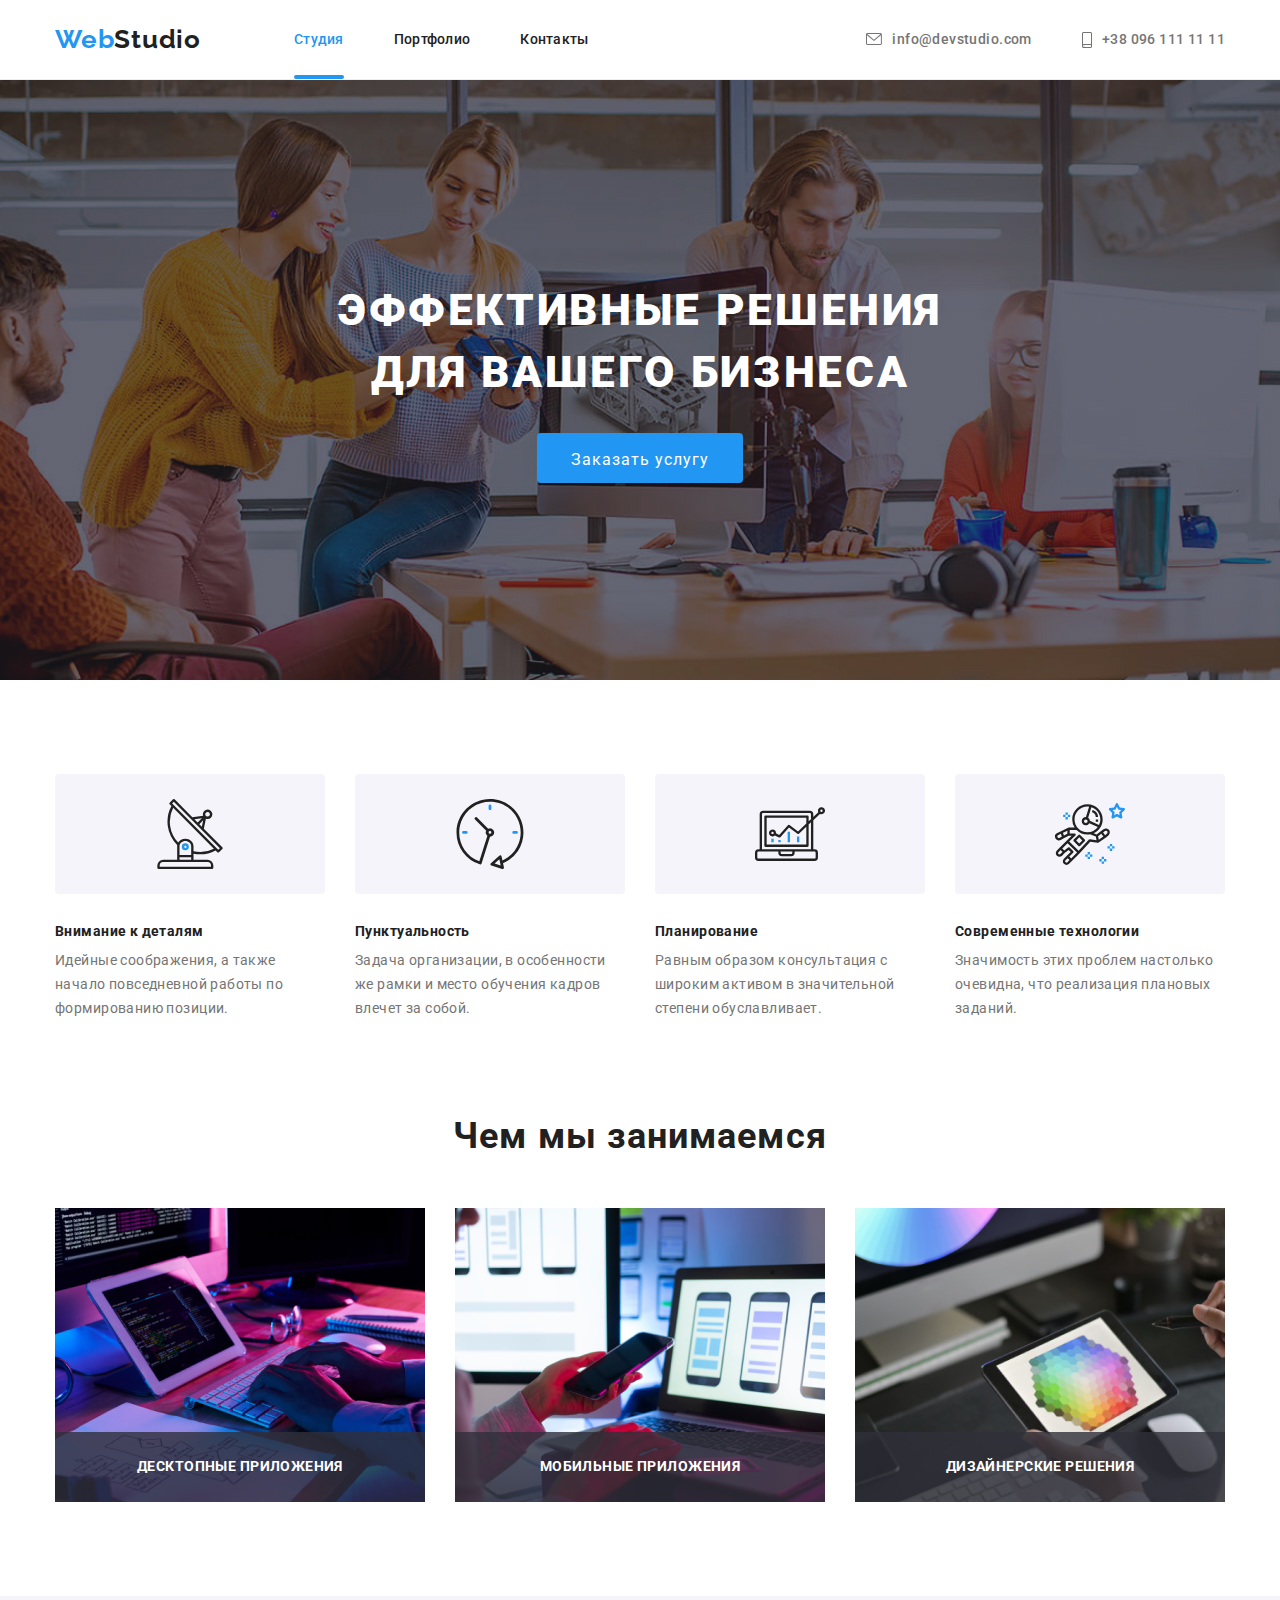
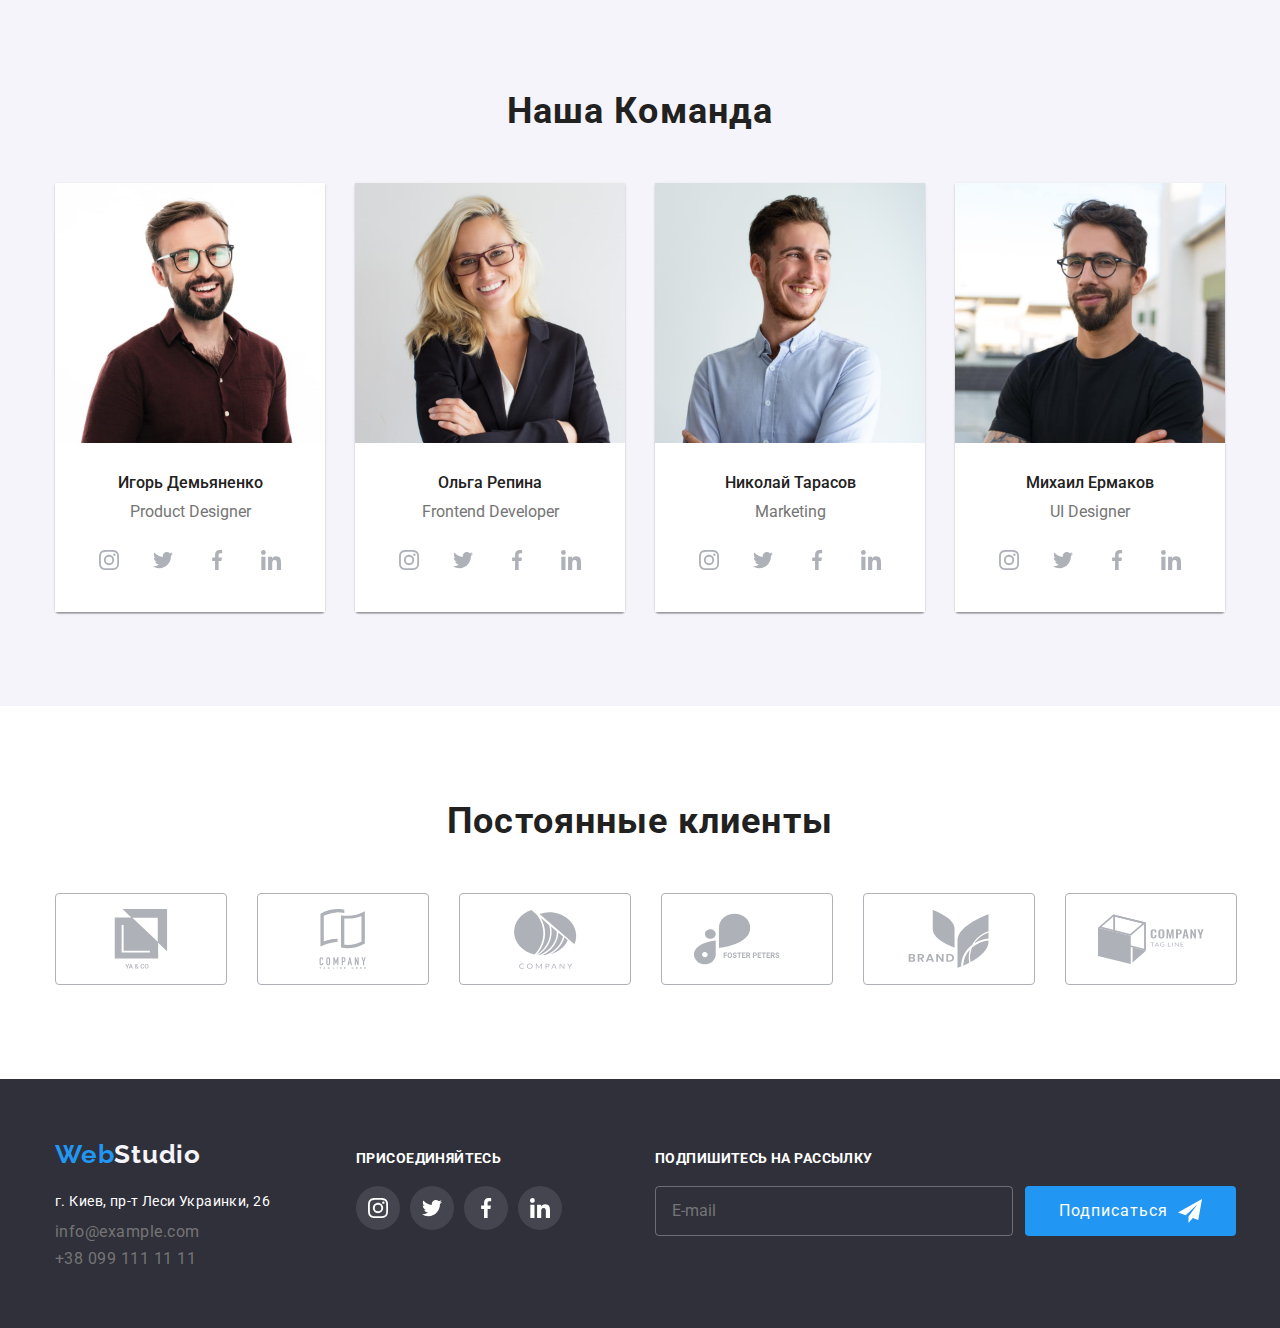
<file: index.html>
<!DOCTYPE html>
<html lang="ru">

<head>
    <meta charset="UTF-8">
    <meta http-equiv="X-UA-Compatible" content="IE=edge">
    <meta name="viewport" content="width=device-width, initial-scale=1.0">
    <link rel="preconnect" href="https://fonts.googleapis.com">
    <link rel="preconnect" href="https://fonts.gstatic.com" crossorigin>
    <link rel="preconnect" href="https://fonts.googleapis.com">
    <link rel="preconnect" href="https://fonts.gstatic.com" crossorigin>
    <link href="https://fonts.googleapis.com/css2?family=Raleway:wght@700&family=Roboto:wght@400;500;700;900&display=swap"
        rel="stylesheet">
    <link rel="stylesheet" href="./css/modern-normalize.css"> 
    <link rel="stylesheet" href="./css/style.css">
    <title>Studio</title>
</head>

<body>
    <!--шапка сайта---------------------------------------->
    <header class="header">
        <div class="container header-container">
<!------------------ навигация--------------------------------------- -->
            <nav class="nav">
                <a class="header-logo" href=""><span class="logo-web">Web</span>Studio</a>
                <ul class="nav-list">
                    <li class="nav-item ">
                        <a class="nav-link current" href="./index.html">Студия</a>
                    </li>
                    <li class="nav-item">
                        <a class="nav-link" href="./portfolio.html">Портфолио</a>
                    </li>
                    <li class="nav-item">
                        <a class="nav-link" href="#">Контакты</a>
                    </li>
                </ul>
            </nav>
<!-- контакты ------------------------------------------------------------- -->
            <ul class="nav-contacts-list">
                <li class="contacts-item">
                        <a class="contacts-link" href="info@devstudio.com">
                            <svg class="icon-mail" width="16px" height="12px">
                                <use href="./images/svg/symbol-defs.svg#icon-envelope"></use>
                            </svg>info@devstudio.com</a>
                </li>
                <li class="contacts-item">
                    <a class="contacts-link" href="+380961111111">
                        <svg class="icon-tel" width="10px" height="16px">
                            <use href="./images/svg/symbol-defs.svg#icon-smartphone"></use>
                        </svg>+38 096 111 11 11</a>
                </li>
            </ul>
        </div>
    </header>
    <!--уникальный контент страницы----------------------------------------------------->
    <main>
        <!--секция герой---------------------------------------------------------------->
        <section class="hero-section">
            <div class="container container-hero">
                <h1 class="hero-titel">ЭФФЕКТИВНЫЕ РЕШЕНИЯ<br> ДЛЯ ВАШЕГО БИЗНЕСА</h1>
                <button class="button-hero" type="button" data-modal-open>Заказать услугу</button>
        <!-- модальное окно---------------------------------------------------------- -->
                <div class="backdrop is-hidden"data-modal>
                    <div class="modal ">
                     <button class="close-modal-icon" type="button"data-modal-close>
                         <svg class="close-icon" width="18" height="18">
                             <use href="./images/svg/sprite-2.svg#icon-close"></use>
                         </svg>
                     </button>
        <!-- модальная форма---------------------------------------------------------- -->
                        <h2 class="form-titel">Оставьте свои данные, мы вам перезвоним</h2>
                        <form class="modal-form" name="call-back-form">
                                <div class="modal-form-item">
                                    <label class="form-label" for="user-name">Имя</label>
                                    <input class="form-input" type="text" name="user-name" id="user-name" placeholder="">
                                        <svg class="form-icon" width="18" height="18">
                                            <use href="./images/svg/icons.svg#icon-person-form"></use>
                                        </svg>
                                </div>
                                <div class="modal-form-item">
                                    <label class="form-label" for="user-tel">Телефон</label>
                                    <input class="form-input" type="text" name="user-tel" id="user-tel" placeholder="">
                                    <svg class="form-icon" width="18" height="18">
                                        <use href="./images/svg/icons.svg#icon-phone-form"></use>
                                    </svg>
                                </div>
                                <div class="modal-form-item">
                                    <label class="form-label" for="user-e-mail">Почта</label>
                                    <input class="form-input" type="text" name="user-e-mail" id="user-e-mail" placeholder="">
                                    <svg class="form-icon" width="18" height="18">
                                        <use href="./images/svg/icons.svg#icon-email-form"></use>
                                    </svg>
                                </div>
                                <div class="modal-form-item">
                                    <label class="form-label" for="textarea">Коментарий</label>
                                    <textarea class="form-textarea" name="textarea" id="textarea" cols="" rows="5" placeholder="Введите текст"></textarea>
                                </div>
                                <label class="checkbox-label" for="policy">
                                    <input class="checkbox-input" type="checkbox" name="policy" id="policy"
                                        value="">
                                    <span class="checkbox-icon">
                                        <svg class="" width="16" height="15">
                                            <use href="./images/svg/icons.svg#icon-checkbox"></use>
                                        </svg>
                                    </span>
                                    Соглашаюсь с рассылкой и принимаю<a class="policy-link" href="">Условия договора</a>
                                </label>
                                <button type="submit" class="button-hero">Отправить</button>
                        </form>
                    </div>
                </div>
            </div>
        </section>
        <!--секция наши преимущества------------------------------------------------------------------------------->
        <section class="section">
            <div class="container">
                <h2 class="visually-hidden">Наши преимущества</h2>
                <ul class="benefits-list">
                    <li class="benefits-item ">
                        <div class="benefits-bg">
                              <svg class="benefits-icon" width="70" height="70"viewBox="0 0 70 70">
                                 <use href="./images/svg/symbol-defs.svg#icon-antenna-1"></use>
                             </svg> 
                        </div>
                        <h3 class="benefits-titel">Внимание к деталям</h3>
                        <p class="benefits-text">Идейные соображения, а также начало повседневной работы по формированию позиции.</p>
                    </li>
                
                    <li class="benefits-item ">
                        <div class="benefits-bg">
                        <svg class="" width="70" height="70">
                            <use href="./images/svg/symbol-defs.svg#icon-clock"></use>
                        </svg>
                        </div>
                        <h3 class="benefits-titel">Пунктуальность</h3>
                        <p class="benefits-text">Задача организации, в особенности же рамки и место обучения кадров влечет за собой.
                        </p>
                    </li>
                
                    <li class="benefits-item ">
                        <div class="benefits-bg">
                        <svg class="" width="70" height="70">
                            <use href="./images/svg/symbol-defs.svg#icon-diagram"></use>
                        </svg>
                        </div>
                        <h3 class="benefits-titel">Планирование</h3>
                        <p class="benefits-text">Равным образом консультация с широким активом в значительной степени обуславливает.
                        </p>
                    </li>
                
                    <li class="benefits-item ">
                        <div class="benefits-bg">
                        <svg class="" width="70" height="70">
                            <use href="./images/svg/symbol-defs.svg#icon-astronaut"></use>
                        </svg>
                        </div>
                        <h3 class="benefits-titel">Современные технологии</h3>
                        <p class="benefits-text">Значимость этих проблем настолько очевидна, что реализация плановых заданий.</p>
                    </li>
                </ul>
            </div>
        </section>
        <!--секция чем мы занимаемся------------------------------------------------------------------------------>
        <section class="section jobs-section">
            <div class="container">
                <h2 class="titel">Чем мы занимаемся</h2>
                <ul class="jobs-list">
                    <li class="jobs-item">
                        <div class="jobs-wrapper">
                        <img src="./images/tablet.png" alt="Десктопные приложения" width="370">
                        <p class="jobs-label">Десктопные приложения</p>
                        </div>
                    </li>
                    <li class="jobs-item">
                        <div class="jobs-wrapper">
                        <img src="./images/notebook.png" alt="Мобильные приложения" width="370">
                        <p class="jobs-label">Мобильные приложения</p>
                        </div>
                    </li>
                    <li class="jobs-item">
                        <div class="jobs-wrapper">
                        <img src="./images/tabletmini.png" alt="Дизайнерские решения" width="370">
                        <p class="jobs-label">Дизайнерские решения</p>
                        </div>
                    </li>
                </ul>
            </div>
        </section>
        <!--секция наша команда---------------------------------------------------------------------------------------->
        <section class="section team-section">
            <div class="container">
                <h2 class="titel">Наша Команда</h2>
                <ul class="team-list">
                    <li class="team-item">
                        <img src="./images/jpeg/igor.jpg" alt="Игорь" width="270">
                        <div class="team-card">
                            <h3 class="team-name">Игорь Демьяненко</h3>
                            <p class="team-position">Product Designer</p>
                            <ul class="social-list">
                                <li class="social-item">
                                    <a href="#" class="social-link"> 
                                    <svg class="social-icon" width="20" height="20">
                                        <use href="./images/svg/symbol-defs.svg#icon-instagram"></use>
                                    </svg>   
                                    </a>
                                </li>
                                <li class="social-item">
                                    <a href="#" class="social-link">
                                            <svg class="social-icon" width="20" height="20">
                                                <use href="./images/svg/symbol-defs.svg#icon-twitter"></use>
                                            </svg>
                                    </a>
                                </li>
                                <li class="social-item">
                                    <a href="#" class="social-link">
                                            <svg class="social-icon" width="20" height="20">
                                                <use href="./images/svg/symbol-defs.svg#icon-facebook"></use>
                                            </svg>
                                    </a>
                                </li>
                                <li class="social-item">
                                    <a href="#" class="social-link">
                                            <svg class="social-icon" width="20" height="20">
                                                <use href="./images/svg/symbol-defs.svg#icon-linkedin"></use>
                                            </svg>
                                    </a>
                                </li>
                            </ul>
                        </div>
                    </li>
                    <li class="team-item">
                        <img src="./images/jpeg/olga.jpg" alt="Ольга" width="270">
                        <div class="team-card">
                            <h3 class="team-name">Ольга Репина</h3>
                            <p class="team-position">Frontend Developer</p>
                            <ul class="social-list">
                                <li class="social-item">
                                    <a href="" class="social-link">
                                            <svg class="social-icon" width="20" height="20">
                                                <use href="./images/svg/symbol-defs.svg#icon-instagram"></use>
                                            </svg>
                                    </a>
                                </li>
                                <li class="social-item">
                                    <a href="" class="social-link">
                                            <svg class="social-icon" width="20" height="20">
                                                <use href="./images/svg/symbol-defs.svg#icon-twitter"></use>
                                            </svg>
                                    </a>
                                </li>
                                <li class="social-item">
                                    <a href="" class="social-link">
                                            <svg class="social-icon" width="20" height="20">
                                                <use href="./images/svg/symbol-defs.svg#icon-facebook"></use>
                                            </svg>
                                    </a>
                                </li>
                                <li class="social-item">
                                    <a href="" class="social-link">
                                            <svg class="social-icon" width="20" height="20">
                                                <use href="./images/svg/symbol-defs.svg#icon-linkedin"></use>
                                            </svg>
                                    </a>
                                </li>
                            </ul>
                        </div>
                    </li>
                    <li class="team-item">
                        <img src="./images/jpeg/nikolay.jpg" alt="Николай" width="270">
                        <div class="team-card">
                            <h3 class="team-name">Николай Тарасов</h3>
                            <p class="team-position">Marketing</p>
                            <ul class="social-list">
                                <li class="social-item">
                                    <a href="" class="social-link">
                                            <svg class="social-icon" width="20" height="20">
                                                <use href="./images/svg/symbol-defs.svg#icon-instagram"></use>
                                            </svg>
                                    </a>
                                </li>
                                <li class="social-item">
                                    <a href="" class="social-link">
                                            <svg class="social-icon" width="20" height="20">
                                                <use href="./images/svg/symbol-defs.svg#icon-twitter"></use>
                                            </svg>
                                    </a>
                                </li>
                                <li class="social-item">
                                    <a href="" class="social-link">
                                            <svg class="social-icon" width="20" height="20">
                                                <use href="./images/svg/symbol-defs.svg#icon-facebook"></use>
                                            </svg>
                                    </a>
                                </li>
                                <li class="social-item">
                                    <a href="" class="social-link">
                                            <svg class="social-icon" width="20" height="20">
                                                <use href="./images/svg/symbol-defs.svg#icon-linkedin"></use>
                                            </svg>
                                    </a>
                                </li>
                            </ul>
                        </div>
                    </li>
                    <li class="team-item">
                        <img src="./images/jpeg/mikhail.jpg" alt="Михаил" width="270">
                        <div class="team-card">
                            <h3 class="team-name">Михаил Ермаков</h3>
                            <p class="team-position">UI Designer</p>
                            <ul class="social-list">
                                <li class="social-item">
                                    <a href="" class="social-link">
                                            <svg class="social-icon" width="20" height="20">
                                                <use href="./images/svg/symbol-defs.svg#icon-instagram"></use>
                                            </svg>
                                    </a>
                                </li>
                                <li class="social-item">
                                    <a href="" class="social-link">
                                            <svg class="social-icon" width="20" height="20">
                                                <use href="./images/svg/symbol-defs.svg#icon-twitter"></use>
                                            </svg>
                                    </a>
                                </li>
                                <li class="social-item">
                                    <a href="" class="social-link">
                                            <svg class="social-icon" width="20" height="20">
                                                <use href="./images/svg/symbol-defs.svg#icon-facebook"></use>
                                            </svg>
                                    </a>
                                </li>
                                <li class="social-item">
                                    <a href="" class="social-link">
                                            <svg class="social-icon" width="20" height="20">
                                                <use href="./images/svg/symbol-defs.svg#icon-linkedin"></use>
                                            </svg>
                                    </a>
                                </li>
                            </ul>
                        </div>
                    </li>
                </ul>
            </div>
        </section>
        <!-- скция постояные клиенты------------------------------------------------------------------- -->
        <section class="section">
            <div class="container">
                <h2 class="titel">Постоянные клиенты</h2>
                <ul class="clients-list">
                    <li class="clients-item">
                        <a href="" class="clients-link">
                            <svg class="clients-icon" width="106px" height="60px">
                                <use href="./images/svg/sprite-2.svg#icon-client-1"></use>
                            </svg>
                        </a>
                    </li>
                    <li class="clients-item">
                        <a href="" class="clients-link">
                            <svg class="clients-icon" width="106px" height="60px">
                                <use href="./images/svg/sprite-2.svg#icon-client-2"></use>
                            </svg>
                        </a>
                    </li>
                    <li class="clients-item">
                        <a href="" class="clients-link">
                            <svg class="clients-icon" width="106px" height="60px">
                                <use href="./images/svg/sprite-2.svg#icon-client-3"></use>
                            </svg>
                        </a>
                    </li>
                    <li class="clients-item">
                    <a href="" class="clients-link">
                        <svg class="clients-icon" width="106px" height="60px">
                            <use href="./images/svg/sprite-2.svg#icon-client-4"></use>
                        </svg>
                    </a>
                    </li>
                    <li class="clients-item">
                    <a href="" class="clients-link">
                        <svg class="clients-icon" width="106px" height="60px">
                            <use href="./images/svg/sprite-2.svg#icon-client-5"></use>
                        </svg>
                    </a>
                    </li>
                    <li class="clients-item">
                        <a href="" class="clients-link">
                            <svg class="clients-icon" width="106px" height="60px">
                                <use href="./images/svg/sprite-2.svg#icon-client-6"></use>
                            </svg>
                        </a>
                    </li>
                </ul>
            </div>
        </section>
    </main>
    <!--футер-------------------------------------------------------------------------------------------------->
    <footer class="page-footer">
        <div class="container footer-container">
            <div class="address-wrapper">
                <a class="footer-logo" href=""><span class="logo-web">Web</span>Studio</a>
                <address class="address">
                    <ul class="address-list">
                        <li class="address-item">
                            <a class="address-link"
                                href="https://www.google.com/maps/place/%D0%B1%D1%83%D0%BB.+%D0%9B%D0%B5%D1%81%D0%B8+%D0%A3%D0%BA%D1%80%D0%B0%D0%B8%D0%BD%D0%BA%D0%B8,+26,+%D0%9A%D0%B8%D0%B5%D0%B2,+02000/data=!4m2!3m1!1s0x40d4cf0e033ecbe9:0x57a4dffefec77da0?sa=X&ved=2ahUKEwixr6azg6_zAhUvlIsKHU6wDGkQ8gF6BAgFEAE">г.
                                Киев, пр-т Леси Украинки, 26</a>
                        </li>
                        <li class="address-item">
                            <a class="contacts-link" href="mailto:info@example.com">info@example.com</a>
                        </li>
                        <li class="address-item">
                            <a class="contacts-link" href="tel:+380991111111">+38 099 111 11 11</a>
                        </li>
                    </ul>
                
                </address>
            </div>
            <div class="social">
            <h2 class="social-titel">присоединяйтесь</h2>
            <ul class="social-list">
                <li class="social-item--footer">
                    <a href="#" class="social-link--footer">
                            <svg class="social-icon" widht="20" height="20">
                                <use href="./images/svg/symbol-defs.svg#icon-instagram1"></use>
                            </svg>
                    </a>
                </li>
                <li class="social-item--footer">
                    <a href="#" class="social-link--footer">
                            <svg class="social-icon" widht="20" height="20">
                                <use href="./images/svg/symbol-defs.svg#icon-twitter1"></use>
                            </svg>
                    </a>
                </li>
                <li class="social-item--footer">
                    <a href="#" class="social-link--footer">
                            <svg class="social-icon" widht="20" height="20">
                                <use href="./images/svg/symbol-defs.svg#icon-facebook1"></use>
                            </svg>
                    </a>
                </li>
                <li class="social-item--footer">
                    <a href="#" class="social-link--footer">
                            <svg class="social-icon" widht="20" height="20">
                                <use href="./images/svg/symbol-defs.svg#icon-linkedin1"></use>
                            </svg>
                    </a>
                </li>
            </ul>
            </div>
            <div class="subscribe-footer">
                <h2 class="social-titel">Подпишитесь на рассылку</h2>
                    <form class="subscribe-form" name="e-mail">
                        <label class="subscribe-label" for="e-mail">
                            <input class="subscribe-input" type="e-mail" name="e-mail" placeholder="E-mail">
                        </label>
                        <button type="submit" class="subscribe-button">Подписаться
                            <svg class="icon-send" width="24px" height="24px">
                                <use href="./images/svg/icons.svg#icon-icon-send"></use>
                            </svg>
                        </button>
                    </form>
            </div>
        </div>  
    </footer>
    <script src="./js/modal.js"></script>
</body>

</html>
</file>
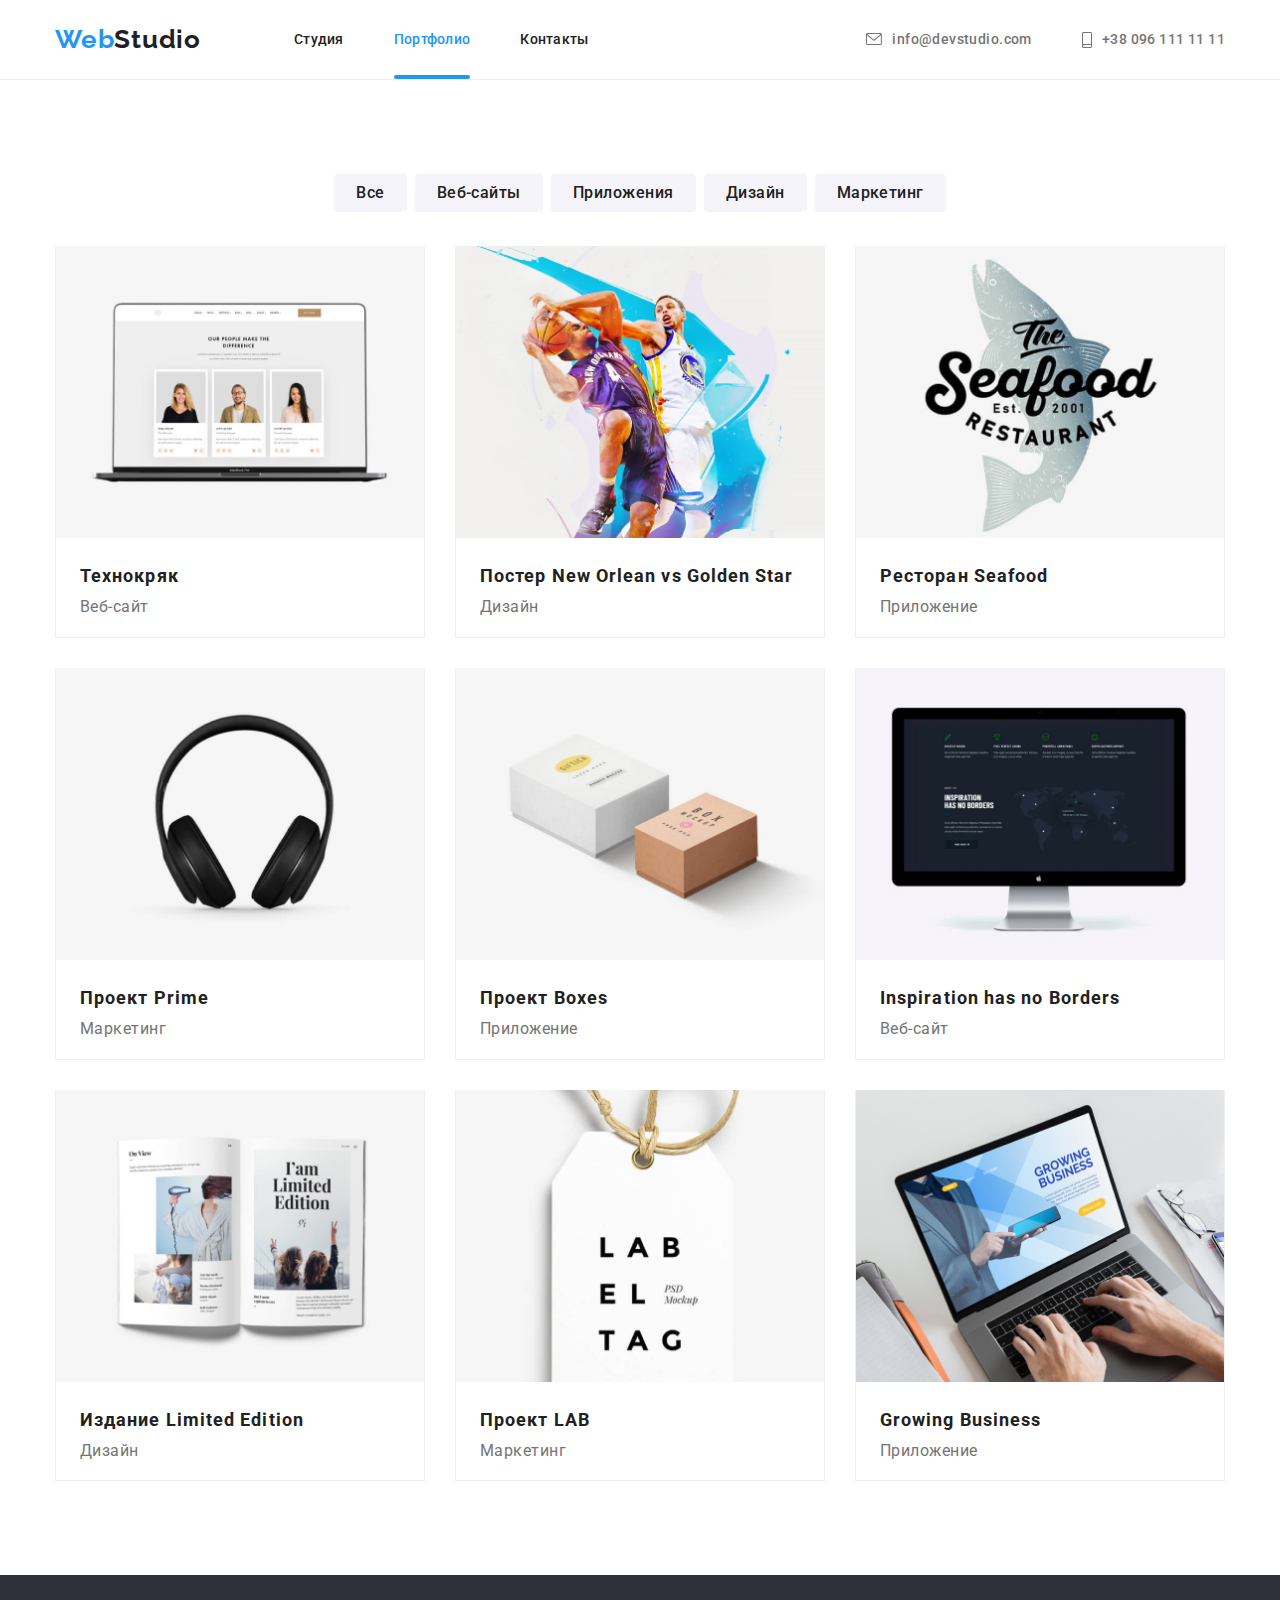
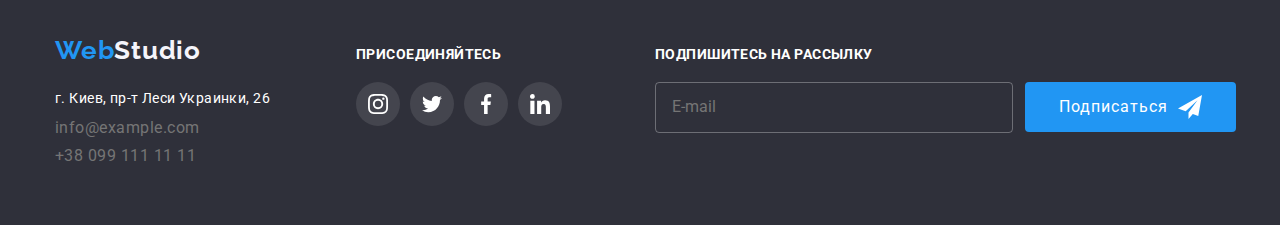
<file: portfolio.html>
<!DOCTYPE html>
<html lang="en">
<head>
    <meta charset="UTF-8">
    <meta http-equiv="X-UA-Compatible" content="IE=edge">
    <meta name="viewport" content="width=device-width, initial-scale=1.0">
    <link rel="preconnect" href="https://fonts.googleapis.com">
    <link rel="preconnect" href="https://fonts.gstatic.com" crossorigin>
    <link rel="preconnect" href="https://fonts.googleapis.com">
    <link rel="preconnect" href="https://fonts.gstatic.com" crossorigin>
    <link href="https://fonts.googleapis.com/css2?family=Raleway:wght@700&family=Roboto:wght@400;500;700;900&display=swap"
        rel="stylesheet">
    <link rel="stylesheet" href="./css/modern-normalize.css">
    <link rel="stylesheet" href="./css/style.css">
    <title>Portfolio</title>
</head>
<body>
    <!--шапка-->
    <header class="header">
        <div class="container header-container">
            <nav class="nav">
                <a class="header-logo" href=""><span class="logo-web">Web</span>Studio</a>
                <ul class="nav-list">
                    <li class="nav-item ">
                        <a class="nav-link " href="./index.html">Студия</a>
                    </li>
                    <li class="nav-item">
                        <a class="nav-link current" href="./portfolio.html">Портфолио</a>
                    </li>
                    <li class="nav-item">
                        <a class="nav-link" href="#">Контакты</a>
                    </li>
                </ul>
            </nav>
            <ul class="nav-contacts-list">
                <li class="contacts-item">
                    <!-- <div class="contacts-container hover-link">  -->
                    <a class="contacts-link hover-link" href="info@devstudio.com">
                        <svg class="icon-mail hover-link" width="16px" height="12px">
                            <use href="./images/svg/symbol-defs.svg#icon-envelope"></use>
                        </svg>info@devstudio.com</a>
                    <!-- </div>  -->
                </li>
    
                <li class="contacts-item">
                    <a class="contacts-link hover-link" href="+380961111111">
                        <svg class="icon-tel hover-link" width="10px" height="16px">
                            <use href="./images/svg/symbol-defs.svg#icon-smartphone"></use>
                        </svg>+38 096 111 11 11</a>
                </li>
            </ul>
        </div>
    </header>
    <!--уникальный контент-->
    <main>
        <section class="section">
            <div class="container">
            <h1 class="visually-hidden">кнопки фильтров</h1>
            <ul class="buttons-list">
                <li class="buttons-item">
                    <button type="button" class="buttons-filter">Все</button>
                </li>
                <li class="buttons-item">
                    <button type="button" class="buttons-filter">Веб-сайты</button>
                </li>
                <li class="buttons-item">
                    <button type="button" class="buttons-filter">Приложения</button>
                </li>
                <li class="buttons-item">
                    <button type="button" class="buttons-filter">Дизайн</button>
                </li>
                <li class="buttons-item">
                    <button type="button" class="buttons-filter">Маркетинг</button>
                </li>
            </ul>
            <ul class="portfolio-list">
                <li class="portfolio-item ">
                    <a href="" class="portfolio-link">
                    <div class="portfolio-overlay-wrapper"> 
                    <img src="./images/portfolio/tehnokrak.jpg" alt="технокряк" width="370" height="">
                    <div class="portfolio-overlay-block">
                    <p class="portfolio-block-text">Технокряк это современная площадка распространения коронавируса. Компании используют эту
                        платформу для цифрового
                        шпионажа и атак на защищённые сервера конкурентов.</p>
                    </div>
                    </div>  
                    <div class="portfolio-card">
                        <h2 class="portfolio-titel">Технокряк</h3>
                            <p class="portfolio-text">Веб-сайт</p>
                    </div>
                    </a>
                </li>
                <li class="portfolio-item ">
                    <a href="" class="portfolio-link">
                        <div class="portfolio-overlay-wrapper">
                    <img src="./images/portfolio/poster.jpg" alt="постер" width="370" height="">
                    <div class="portfolio-overlay-block">
                        <p class="portfolio-block-text">Технокряк это современная площадка распространения коронавируса. Компании используют
                            эту
                            платформу для цифрового
                            шпионажа и атак на защищённые сервера конкурентов.</p>
                    </div>
                        </div>
                    <div class="portfolio-card">
                    <h2 class="portfolio-titel">Постер New Orlean vs Golden Star</h3>
                    <p class="portfolio-text">Дизайн</p>
                    </div>
                    </a>
                </li>
                <li class="portfolio-item ">
                    <a href="" class="portfolio-link">
                        <div class="portfolio-overlay-wrapper">
                    <img src="./images/portfolio/seafood.jpg" alt="ресторан" width="370" height="">
                    <div class="portfolio-overlay-block">
                        <p class="portfolio-block-text">Технокряк это современная площадка распространения коронавируса. Компании используют
                            эту
                            платформу для цифрового
                            шпионажа и атак на защищённые сервера конкурентов.</p>
                    </div>
                        </div>
                    <div class="portfolio-card">
                    <h2 class="portfolio-titel">Ресторан Seafood</h3>
                    <p class="portfolio-text">Приложение</p>
                    </div>
                    </a>
                </li>
                <li class="portfolio-item ">
                    <a href="" class="portfolio-link">
                        <div class="portfolio-overlay-wrapper">
                    <img src="./images/portfolio/prime.jpg" alt="проэкт прайм" width="370" height="">
                    <div class="portfolio-overlay-block">
                        <p class="portfolio-block-text">Технокряк это современная площадка распространения коронавируса. Компании используют
                            эту
                            платформу для цифрового
                            шпионажа и атак на защищённые сервера конкурентов.</p>
                    </div>
                        </div>
                    <div class="portfolio-card">
                    <h2 class="portfolio-titel">Проект Prime</h3>
                    <p class="portfolio-text">Маркетинг</p>
                    </div>
                    </a>
                </li>
                <li class="portfolio-item ">
                    <a href="" class="portfolio-link">
                        <div class="portfolio-overlay-wrapper">
                    <img src="./images/portfolio/boxes.jpg" alt="проэкт коробки" width="370" height="">
                    <div class="portfolio-overlay-block">
                        <p class="portfolio-block-text">Технокряк это современная площадка распространения коронавируса. Компании используют
                            эту
                            платформу для цифрового
                            шпионажа и атак на защищённые сервера конкурентов.</p>
                    </div>
                        </div>
                    <div class="portfolio-card">
                    <h2 class="portfolio-titel">Проект Boxes</h3>
                    <p class="portfolio-text">Приложение</p>
                    </div>
                    </a>
                </li>
                <li class="portfolio-item ">
                    <a href="" class="portfolio-link">
                        <div class="portfolio-overlay-wrapper">
                    <img src="./images/portfolio/no-borders.jpg" alt="нет границ" width="370" height="">
                    <div class="portfolio-overlay-block">
                        <p class="portfolio-block-text">Технокряк это современная площадка распространения коронавируса. Компании используют
                            эту
                            платформу для цифрового
                            шпионажа и атак на защищённые сервера конкурентов.</p>
                    </div>
                        </div>
                    <div class="portfolio-card">
                    <h2 class="portfolio-titel">Inspiration has no Borders</h3>
                    <p class="portfolio-text">Веб-сайт</p>
                    </div>
                    </a>
                </li>
                <li class="portfolio-item ">
                    <a href="" class="portfolio-link">
                        <div class="portfolio-overlay-wrapper">
                    <img src="./images/portfolio/limited-edition.jpg" alt="издание" width="370" height="">
                    <div class="portfolio-overlay-block">
                        <p class="portfolio-block-text">Технокряк это современная площадка распространения коронавируса. Компании используют
                            эту
                            платформу для цифрового
                            шпионажа и атак на защищённые сервера конкурентов.</p>
                    </div>
                        </div>
                    <div class="portfolio-card">
                    <h2 class="portfolio-titel">Издание Limited Edition</h3>
                    <p class="portfolio-text">Дизайн</p>
                    </div>
                    </a>
                </li>
                <li class="portfolio-item ">
                    <a href="" class="portfolio-link">
                        <div class="portfolio-overlay-wrapper">
                    <img src="./images/portfolio/lab.jpg" alt="проэкт лаб" width="370" height="">
                    <div class="portfolio-overlay-block">
                        <p class="portfolio-block-text">Технокряк это современная площадка распространения коронавируса. Компании используют
                            эту
                            платформу для цифрового
                            шпионажа и атак на защищённые сервера конкурентов.</p>
                    </div>
                        </div>
                    <div class="portfolio-card">
                    <h2 class="portfolio-titel">Проект LAB</h3>
                    <p class="portfolio-text">Маркетинг</p>
                    </div>
                    </a>
                </li>
                <li class="portfolio-item ">
                    <a href="" class="portfolio-link">
                        <div class="portfolio-overlay-wrapper">
                    <img src="./images/portfolio/business.jpg" alt="бизнес" width="370" height="">
                    <div class="portfolio-overlay-block">
                        <p class="portfolio-block-text">Технокряк это современная площадка распространения коронавируса. Компании используют
                            эту
                            платформу для цифрового
                            шпионажа и атак на защищённые сервера конкурентов.</p>
                    </div>
                        </div>
                    <div class="portfolio-card">
                    <h2 class="portfolio-titel">Growing Business</h3>
                    <p class="portfolio-text">Приложение</p>
                    </div>
                    </a>
                </li>
            </ul>
            </div>
        </section>

    </main>

    <!--подвал-->
<footer class="page-footer">
    <div class="container footer-container">
        <div class="address-wrapper">
            <a class="footer-logo" href=""><span class="logo-web">Web</span>Studio</a>
            <address class="address">
                <ul class="address-list">
                    <li class="address-item">
                        <a class="address-link"
                            href="https://www.google.com/maps/place/%D0%B1%D1%83%D0%BB.+%D0%9B%D0%B5%D1%81%D0%B8+%D0%A3%D0%BA%D1%80%D0%B0%D0%B8%D0%BD%D0%BA%D0%B8,+26,+%D0%9A%D0%B8%D0%B5%D0%B2,+02000/data=!4m2!3m1!1s0x40d4cf0e033ecbe9:0x57a4dffefec77da0?sa=X&ved=2ahUKEwixr6azg6_zAhUvlIsKHU6wDGkQ8gF6BAgFEAE">г.
                            Киев, пр-т Леси Украинки, 26</a>
                    </li>
                    <li class="address-item">
                        <a class="contacts-link" href="mailto:info@example.com">info@example.com</a>
                    </li>
                    <li class="address-item">
                        <a class="contacts-link" href="tel:+380991111111">+38 099 111 11 11</a>
                    </li>
                </ul>

            </address>
        </div>
        <div class="social">
            <h2 class="social-titel">присоединяйтесь</h2>
            <ul class="social-list">
                <li class="social-item--footer">
                    <a href="#" class="social-link--footer">
                        <svg class="social-icon" widht="20" height="20">
                            <use href="./images/svg/symbol-defs.svg#icon-instagram1"></use>
                        </svg>
                    </a>
                </li>
                <li class="social-item--footer">
                    <a href="#" class="social-link--footer">
                        <svg class="social-icon" widht="20" height="20">
                            <use href="./images/svg/symbol-defs.svg#icon-twitter1"></use>
                        </svg>
                    </a>
                </li>
                <li class="social-item--footer">
                    <a href="#" class="social-link--footer">
                        <svg class="social-icon" widht="20" height="20">
                            <use href="./images/svg/symbol-defs.svg#icon-facebook1"></use>
                        </svg>
                    </a>
                </li>
                <li class="social-item--footer">
                    <a href="#" class="social-link--footer">
                        <svg class="social-icon" widht="20" height="20">
                            <use href="./images/svg/symbol-defs.svg#icon-linkedin1"></use>
                        </svg>
                    </a>
                </li>
            </ul>
        </div>
        <div class="subscribe-footer">
            <h2 class="social-titel">Подпишитесь на рассылку</h2>
            <form class="subscribe-form" name="e-mail">
                <label class="subscribe-label" for="e-mail">
                    <input class="subscribe-input" type="e-mail" name="e-mail" placeholder="E-mail">
                </label>
                <button type="submit" class="subscribe-button">Подписаться
                    <svg class="icon-send" width="24px" height="24px">
                        <use href="./images/svg/icons.svg#icon-icon-send"></use>
                    </svg>
                </button>
            </form>
        </div>
    </div>
</footer>
    
</body>
</html>
</file>
<file: css/style.css>
/* 
основной шрифт страницы Roboto 
шрифт логотипа Raleway 700

Weight ссылок и кнопок на странице портфолио 500
Weight заголовков 700 900

цвета
основной цвет абзацов #757575;
вторичный цвет заголовков, ссылок #212121;
белый цвет для кнопок и заголовков #FFFFFF

основной цвет фона #E5E5E5
вторичный цвет фона #F5F4FA
цвет для сылок с эфектом ховер #2196F3
-------------------------------------------------------------------------------------*/

:root {
  --title-text-color: #212121;
  --accent-color: #2196f3;
  --primary-white-color: #ffffff;
  --bg-white-color: #f5f4fa;
  --main-text-color: #757575;
  --dark-bg-color: #2f303a;
}

body {
  padding-top: 80px;
  font-family: roboto, sans-serif;
  color: var(--main-text-color);
}
h1,
h2,
h3,
p {
  margin: 0;
}
ul {
  padding: 0;
  margin: 0;
  list-style: none;
}
img {
  display: block;
  max-width: 100%;
  height: auto;
}
.visually-hidden {
  position: absolute;
  width: 1px;
  height: 1px;
  margin: -1px;
  padding: 0;
  overflow: hidden;
  border: 0;
  clip: rect(0 0 0 0);
}

.container {
  width: 1200px;
  margin-left: auto;
  margin-right: auto;
  padding-left: 15px;
  padding-right: 15px;
}
.section {
  padding-top: 94px;
  padding-bottom: 94px;
}
.titel {
  margin-top: 0;
  margin-bottom: 50px;

  font-weight: 700;
  font-size: 36px;
  line-height: 1.2;
  letter-spacing: 0.03em;
  text-align: center;
  color: var(--title-text-color);
}

/* шапка-----------*/
.header {
  position: fixed;
  top: 0;
  left: 0;
  width: 100%;
  z-index: 1;
  background-color: var(--primary-white-color);
  border-bottom: 1px solid #eeeeee;
}
.header-container {
  display: flex;
  align-items: center;
}
.header-logo {
  font-family: raleway, sans-serif;
  font-weight: 700;
  font-size: 26px;
  line-height: 1.2;
  letter-spacing: 0.03em;
  color: var(--title-text-color);
  text-decoration: none;
}
.logo-web {
  color: var(--accent-color);
}
/* навигация -----------------------------*/
.nav {
  display: flex;
  align-items: center;
}
.nav-list {
  display: flex;
  margin-left: 93px;
}
.nav-list .nav-item:not(:last-child) {
  margin-right: 50px;
}
.nav-item {
  list-style: none;
}

.nav-link {
  display: block;
  padding-top: 32px;
  padding-bottom: 32px;

  position: relative;

  font-weight: 500;
  font-size: 14px;
  line-height: 1.1;
  letter-spacing: 0.02em;
  color: var(--title-text-color);
  text-decoration: none;

  transition: color 250ms cubic-bezier(0.4, 0, 0.2, 1);
}
.nav-link:hover,
.nav-link:focus {
  color: var(--accent-color);
}
.current {
  color: var(--accent-color);
}
.current::after {
  content: "";

  position: absolute;
  left: 0;
  bottom: 0;

  display: block;
  width: 100%;
  height: 4px;
  border-radius: 2px;
  background-color: var(--accent-color);
}
/* почта+телефон -----------------------------*/
.nav-contacts-list {
  display: flex;
  margin-left: auto;

  font-weight: 500;
  font-size: 14px;
  line-height: 1.1;
  letter-spacing: 0.02em;
  list-style: none;
}
.nav-contacts-list .contacts-item + .contacts-item {
  margin-left: 50px;
}
.contacts-link {
  display: flex;
  align-items: center;
  color: var(--main-text-color);
  text-decoration: none;
  font-style: normal;
  letter-spacing: 0.03em;

  transition: color 250ms cubic-bezier(0.4, 0, 0.2, 1);
}
.contacts-link:hover,
.contacts-link:focus {
  fill: var(--accent-color);
  color: var(--accent-color);
}
.icon-mail {
  fill: currentColor;
  margin-right: 10px;
}
.icon-mail::before {
  content: "";
}

.icon-tel {
  fill: currentColor;
  margin-right: 10px;
}
.icon-tel::before {
  content: "";
}

/* герой --------------------------------------*/
.hero-section {
  padding: 200px 0;
  text-align: center;
  max-width: 1600px;
  height: 600px;
  margin-left: auto;
  margin-right: auto;
  background-image: linear-gradient(
      to right,
      rgba(47, 48, 58, 0.4),
      rgba(47, 48, 58, 0.4)
    ),
    url(../images/jpeg/bg-img.jpg);
  background-repeat: no-repeat;
  background-position: center;
}
.container-hero {
}
.hero-titel {
  margin-top: 0;
  margin-bottom: 30px;

  font-weight: 900;
  font-size: 44px;
  line-height: 1.4;
  letter-spacing: 0.06em;
  color: var(--primary-white-color);
}

.button-hero {
  min-width: 200px;
  height: 50px;
  padding: 10px 32px;
  border-radius: 4px;
  border-color: transparent;

  font-family: roboto, sans-serif;
  font-size: 16px;
  line-height: 1.9;
  letter-spacing: 0.06em;
  color: var(--primary-white-color);
  background-color: var(--accent-color);
  cursor: pointer;
}
.backdrop {
  position: fixed;
  opacity: 1;
  top: 0;
  left: 0;
  width: 100%;
  height: 100%;
  background-color: rgba(0, 0, 0, 0.2);

  z-index: 1;
  transition: opacity 250ms cubic-bezier(0.4, 0, 0.2, 1);
}
.backdrop.is-hidden {
  opacity: 0;
  pointer-events: none;
}
.backdrop.is-hidden.scale {
  top: 50%;
  left: 50%;
  transform: translate(-50%, -50%) scale(0.8);
  transition: transform 250ms cubic-bezier(0.4, 0, 0.2, 1);
}
.modal {
  padding: 40px;
  position: absolute;
  top: 50%;
  left: 50%;
  width: 528px;
  height: 581px;
  transform: translate(-50%, -50%) scale(1);
  transition: transform 250ms cubic-bezier(0.4, 0, 0.2, 1),
    background-color 250ms cubic-bezier(0.4, 0, 0.2, 1),
    box-shadow 250ms cubic-bezier(0.4, 0, 0.2, 1);

  border-radius: 4px;
  box-shadow: 0px 1px 3px rgba(0, 0, 0, 0.12), 0px 1px 1px rgba(0, 0, 0, 0.14),
    0px 2px 1px rgba(0, 0, 0, 0.2);
  background-color: var(--primary-white-color);
}
.close-modal-icon {
  display: flex;
  align-items: center;
  position: absolute;
  top: 8px;
  right: 8px;
  width: 30px;
  height: 30px;
  border: 1px solid rgba(0, 0, 0, 0.1);
  border-radius: 50%;
  background-color: var(--primary-white-color);
  cursor: pointer;
  transition: fill 250ms cubic-bezier(0.4, 0, 0.2, 1);
}
.close-modal-icon:hover,
.close-modal-icon:focus {
  fill: var(--accent-color);
}
.form-titel {
  margin-bottom: 12px;
  font-weight: 700;
  font-size: 20px;
  line-height: 1.2;
  letter-spacing: 0.03em;

  color: var(--title-text-color);
}
.modal-form-item {
  display: flex;
  flex-direction: column;
  align-items: flex-start;
  position: relative;
}
.modal-form .modal-form-item + .modal-form-item {
  margin-top: 10px;
}
.modal-form {
}
.form-label {
  margin-bottom: 4px;

  font-size: 12px;
  line-height: 1.2;
  letter-spacing: 0.01em;
}
.form-input {
  padding: 11px 0 11px 42px;
  width: 100%;
  border: 1px solid rgba(33, 33, 33, 0.2);
  border-radius: 4px;
  transition: fill 250ms cubic-bezier(0.4, 0, 0.2, 1),
    border-color 250ms cubic-bezier(0.4, 0, 0.2, 1);
  outline: none;
  cursor: pointer;
}
.form-input:focus {
  border-color: var(--accent-color);
}
.form-input:focus + .form-icon {
  fill: var(--accent-color);
}
.form-icon {
  position: absolute;
  top: 50%;
  left: 12px;
}

.form-textarea {
  padding: 12px 16px;
  width: 100%;
  height: 120px;
  border: 1px solid rgba(33, 33, 33, 0.2);
  border-radius: 4px;
  resize: none;
  outline: none;
  transition: border-color 250ms cubic-bezier(0.4, 0, 0.2, 1);
}
.form-textarea:focus {
  border-color: var(--accent-color);
}
.form-checkbox {
  display: flex;
  justify-content: center;
  margin-bottom: 30px;
}
.policy-link {
  color: var(--accent-color);
}
.checkbox-label {
  display: flex;
  align-items: center;
  justify-content: center;
  margin-top: 20px;
  margin-bottom: 30px;

  font-size: 14px;
  line-height: 1.7;
  letter-spacing: 0.03em;
  cursor: pointer;
}
.checkbox-input {
  position: absolute;
  width: 1px;
  height: 1px;
  margin: -1px;
  padding: 0;
  overflow: hidden;
  border: 0;
  clip: rect(0 0 0 0);
}

.checkbox-icon {
  display: flex;
  align-items: center;
  justify-content: center;
  width: 16px;
  height: 15px;
  margin-right: 7px;
  border: 2px solid var(--title-text-color);
  border-radius: 4px;
  transition: border-color 150ms cubic-bezier(0.4, 0, 0.2, 1);
}
.checkbox-input:checked + .checkbox-icon {
  border-color: var(--accent-color);
  background-color: var(--accent-color);
  background-size: contain;
  background-origin: border-box;
}
/* секция ПРЕИМУЩЕСТВА(BENEFITS) страница "студия"------------- */

.benefits-list {
  display: flex;
}
.benefits-list .benefits-item + .benefits-item {
  margin-left: 30px;
}

.benefits-bg {
  display: flex;
  justify-content: center;
  align-items: center;
  width: 270px;
  height: 120px;
  margin-bottom: 30px;
  border-radius: 4px;
  background-color: var(--bg-white-color);
}
.benefits-icon {
  display: flex;
}

.benefits-titel {
  margin-top: 0;
  margin-bottom: 10px;

  font-weight: 700;
  font-size: 14px;
  line-height: 1.1;
  letter-spacing: 0.03em;
  color: var(--title-text-color);
}
.benefits-text {
  margin-top: 0;
  margin-bottom: 0;

  font-weight: 400;
  font-size: 14px;
  line-height: 1.7;
  letter-spacing: 0.03em;
}

/* секция ЧЕМ МЫ ЗАНИМАЕМСЯ(Jobs) страница "студия"--------- */
.jobs-section {
  padding-top: 0;
}
.jobs-list {
  display: flex;
}
.jobs-list .jobs-item + .jobs-item {
  margin-left: 30px;
}
.jobs-wrapper {
  position: relative;
}
.jobs-label {
  display: flex;
  justify-content: center;
  align-items: center;
  position: absolute;
  bottom: 0;
  left: 0;
  width: 100%;
  height: 70px;

  font-weight: 700;
  font-size: 14px;
  line-height: 1.1;
  letter-spacing: 0.03em;
  color: var(--primary-white-color);
  background-color: rgba(47, 48, 58, 0.8);
  text-transform: uppercase;
}

/* секция команда(Team) страница "студия" --------------------*/
.team-section {
  background-color: var(--bg-white-color);
}
.team-card {
  padding: 30px 0;
  background-color: var(--primary-white-color);
}

.team-list {
  display: flex;
}
.team-list .team-item + .team-item {
  margin-left: 30px;
}
.team-item {
  box-shadow: 0px 1px 3px rgba(0, 0, 0, 0.12), 0px 1px 1px rgba(0, 0, 0, 0.14),
    0px 2px 1px rgba(0, 0, 0, 0.2);
  border-radius: 0px 0px 4px 4px;
}

.team-name {
  margin-bottom: 10px;
  text-align: center;
  font-weight: 500;
  font-size: 16px;
  line-height: 1.2;
  color: var(--title-text-color);
}
.team-position {
  margin-bottom: 16px;
  text-align: center;
  font-weight: 400;
  font-size: 16px;
  line-height: 1.2;
}

.social-list {
  display: flex;
  justify-content: center;
  align-items: center;
}

.social-list .social-item + .social-item {
  margin-left: 10px;
}
.social-link {
  display: flex;
  cursor: pointer;
  justify-content: center;
  align-items: center;
  width: 44px;
  height: 44px;
  border: none;
  border-radius: 50%;

  transition: background-color 250ms cubic-bezier(0.4, 0, 0.2, 1),
    fill 250ms cubic-bezier(0.4, 0, 0.2, 1);
}
.social-icon {
  fill: #afb1b8;
}
.social-link:hover,
.social-link:focus {
  background-color: var(--accent-color);
}
.social-link:hover .social-icon,
.social-link:focus .social-icon {
  fill: var(--primary-white-color);
}
/* секция клиенты-------------------- */
.clients-list {
  display: flex;
}
.clients-list .clients-item + .clients-item {
  margin-left: 30px;
}
.clients-item {
}
.clients-link {
  display: flex;
  justify-content: center;
  align-items: center;
  width: 172px;
  height: 92px;
  border: 1px solid #afb1b8;
  border-radius: 4px;

  transition: border-color 250ms cubic-bezier(0.4, 0, 0.2, 1),
    fill 250ms cubic-bezier(0.4, 0, 0.2, 1);
}
.clients-link:hover,
.clients-link:focus {
  border-color: var(--accent-color);
}
.clients-link:hover .clients-icon,
.clients-link:focus .clients-icon {
  fill: var(--accent-color);
}
.clients-icon {
  fill: #afb1b8;
  transition: color 250ms cubic-bezier(0.4, 0, 0.2, 1);
}

/* футер--------------------------------------------------- */
.page-footer {
  padding: 60px 0;
  background-color: #2f303a;
}
.footer-container {
  display: flex;
  align-items: baseline;
}
.address-wrapper {
  margin-right: 70px;
}
.address {
  width: 231px;
}
.footer-logo {
  display: block;
  margin-bottom: 20px;
  font-family: raleway, sans-serif;
  font-weight: 700;
  font-size: 26px;
  line-height: 1.2;
  letter-spacing: 0.03em;
  color: var(--bg-white-color);
  text-decoration: none;
}
.address-list {
  display: inline-block;
}
.address-list .address-item + .address-item {
  margin-top: 9px;
}
.address-link {
  font-style: normal;
  font-size: 14px;
  line-height: 1.7;
  letter-spacing: 0.03em;
  color: var(--primary-white-color);
  text-decoration: none;

  transition: color 250ms cubic-bezier(0.4, 0, 0.2, 1);
}
.address-link:hover,
.address-link:focus {
  color: var(--accent-color);
}

.social {
  margin-right: 93px;
}
.social-titel {
  margin-bottom: 20px;
  font-style: normal;
  font-weight: 700;
  font-size: 14px;
  line-height: 16px;
  letter-spacing: 0.03em;
  text-transform: uppercase;
  color: var(--primary-white-color);
}
.social-item--footer {
  fill: var(--primary-white-color);
}
.social-link--footer {
  display: flex;
  justify-content: center;
  align-items: center;
  width: 44px;
  height: 44px;
  border: none;
  border-radius: 50%;
  background-color: rgba(255, 255, 255, 0.1);

  transition: background-color 250ms cubic-bezier(0.4, 0, 0.2, 1);
}
.social-link--footer:hover,
.social-link--footer:focus {
  background-color: var(--accent-color);
}
.social-item--footer:not(:last-child) {
  margin-right: 10px;
}
.footer-social-block {
  display: flex;
  justify-content: center;
  align-items: center;
  width: 44px;
  height: 44px;
  border: none;
}

.subscribe-form {
  display: flex;
}
.subscribe-label {
  margin-right: 12px;
}
.subscribe-input {
  padding: 15px 0 15px 16px;
  width: 358px;
  border: 1px solid rgba(255, 255, 255, 0.3);
  border-radius: 4px;
  background-color: inherit;
  color: var(--primary-white-color);
}
.subscribe-button {
  display: flex;
  align-items: center;
  min-width: 200px;
  height: 50px;
  padding: 10px 32px;
  border-radius: 4px;
  border-color: transparent;

  font-family: roboto, sans-serif;
  font-size: 16px;
  line-height: 1.9;
  letter-spacing: 0.06em;
  color: var(--primary-white-color);
  background-color: var(--accent-color);
  cursor: pointer;
}
.icon-send {
  margin-left: 10px;
}
/* СТРАНИЦА портфолио ----------------------------------*/
/* кнопки навигации */
.filters-section {
  margin-top: 94px;
}
.buttons-list {
  display: flex;
  justify-content: center;
  margin-bottom: 34px;
  list-style: none;
}
.buttons-list .buttons-item + .buttons-item {
  margin-left: 8px;
}

.buttons-filter {
  border: transparent;
  padding: 6px 22px;
  border-radius: 4px;
  height: 38px;

  font-family: roboto, sans-serif;
  font-weight: 500;
  font-size: 16px;
  line-height: 1.6;
  letter-spacing: 0.03em;
  color: var(--title-text-color);
  background-color: var(--bg-white-color);
  cursor: pointer;

  transition: color 250ms cubic-bezier(0.4, 0, 0.2, 1),
    background-color 250ms cubic-bezier(0.4, 0, 0.2, 1),
    box-shadow 250ms cubic-bezier(0.4, 0, 0.2, 1);
}
.buttons-filter:hover,
.buttons-filter:focus {
  color: var(--primary-white-color);
  background-color: var(--accent-color);
  box-shadow: 0px 3px 1px rgba(0, 0, 0, 0.1), 0px 1px 2px rgba(0, 0, 0, 0.08),
    0px 2px 2px rgba(0, 0, 0, 0.12);
  border-radius: 4px;
}

/* СЕКЦИЯ портфолио ---------------------------------------*/
.portfolio-list {
  display: inline-flex;
  flex-wrap: wrap;
}
.portfolio-item {
  width: 370px;
  margin-right: 30px;
  margin-bottom: 30px;
  border-right: 1px solid #eeeeee;
  border-bottom: 1px solid #eeeeee;
  border-left: 1px solid #eeeeee;
}

.portfolio-item:nth-child(3n) {
  margin-right: 0;
}
.portfolio-item:nth-last-child(-n + 3) {
  margin-bottom: 0;
}

.portfolio-link {
  /* на 8м дз тут нужен будет флекс */
  display: block;
  text-decoration: none;

  transition: box-shadow 250ms cubic-bezier(0.4, 0, 0.2, 1);
}
.portfolio-link:hover,
.portfolio-link:focus {
  box-shadow: 0px 1px 1px rgba(0, 0, 0, 0.12), 0px 4px 4px rgba(0, 0, 0, 0.06),
    1px 4px 6px rgba(0, 0, 0, 0.16);
}
.portfolio-overlay-wrapper {
  position: relative;
  overflow: hidden;
}
.portfolio-overlay-block {
  position: absolute;
  top: 0;
  left: 0;
  padding: 63px 24px;
  width: 100%;
  height: 100%;
  transition: background-color 250ms cubic-bezier(0.4, 0, 0.2, 1),
    transform 250ms cubic-bezier(0.4, 0, 0.2, 1);
  background-color: rgba(33, 150, 243, 0.9);
  transform: translateY(100%);
}
.portfolio-link:hover .portfolio-overlay-block,
.portfolio-link:focus .portfolio-overlay-block {
  transform: translateY(0);
}
.portfolio-block-text {
  font-size: 18px;
  line-height: 1.6;
  letter-spacing: 0.03em;
  color: var(--primary-white-color);

  transition: color 250ms cubic-bezier(0.4, 0, 0.2, 1) 150ms,
    opacity 250ms cubic-bezier(0.4, 0, 0.2, 1);
  opacity: 0;
}
.portfolio-link:hover .portfolio-block-text,
.portfolio-link:focus .portfolio-block-text {
  opacity: 1;
}

.portfolio-card {
  padding: 20px 24px;
}
.portfolio-titel {
  margin-bottom: 4px;

  font-weight: 700;
  font-size: 18px;
  line-height: 2;
  letter-spacing: 0.06em;
  color: var(--title-text-color);
}
.portfolio-text {
  color: var(--main-text-color);
  letter-spacing: 0.03em;
}
</file>
